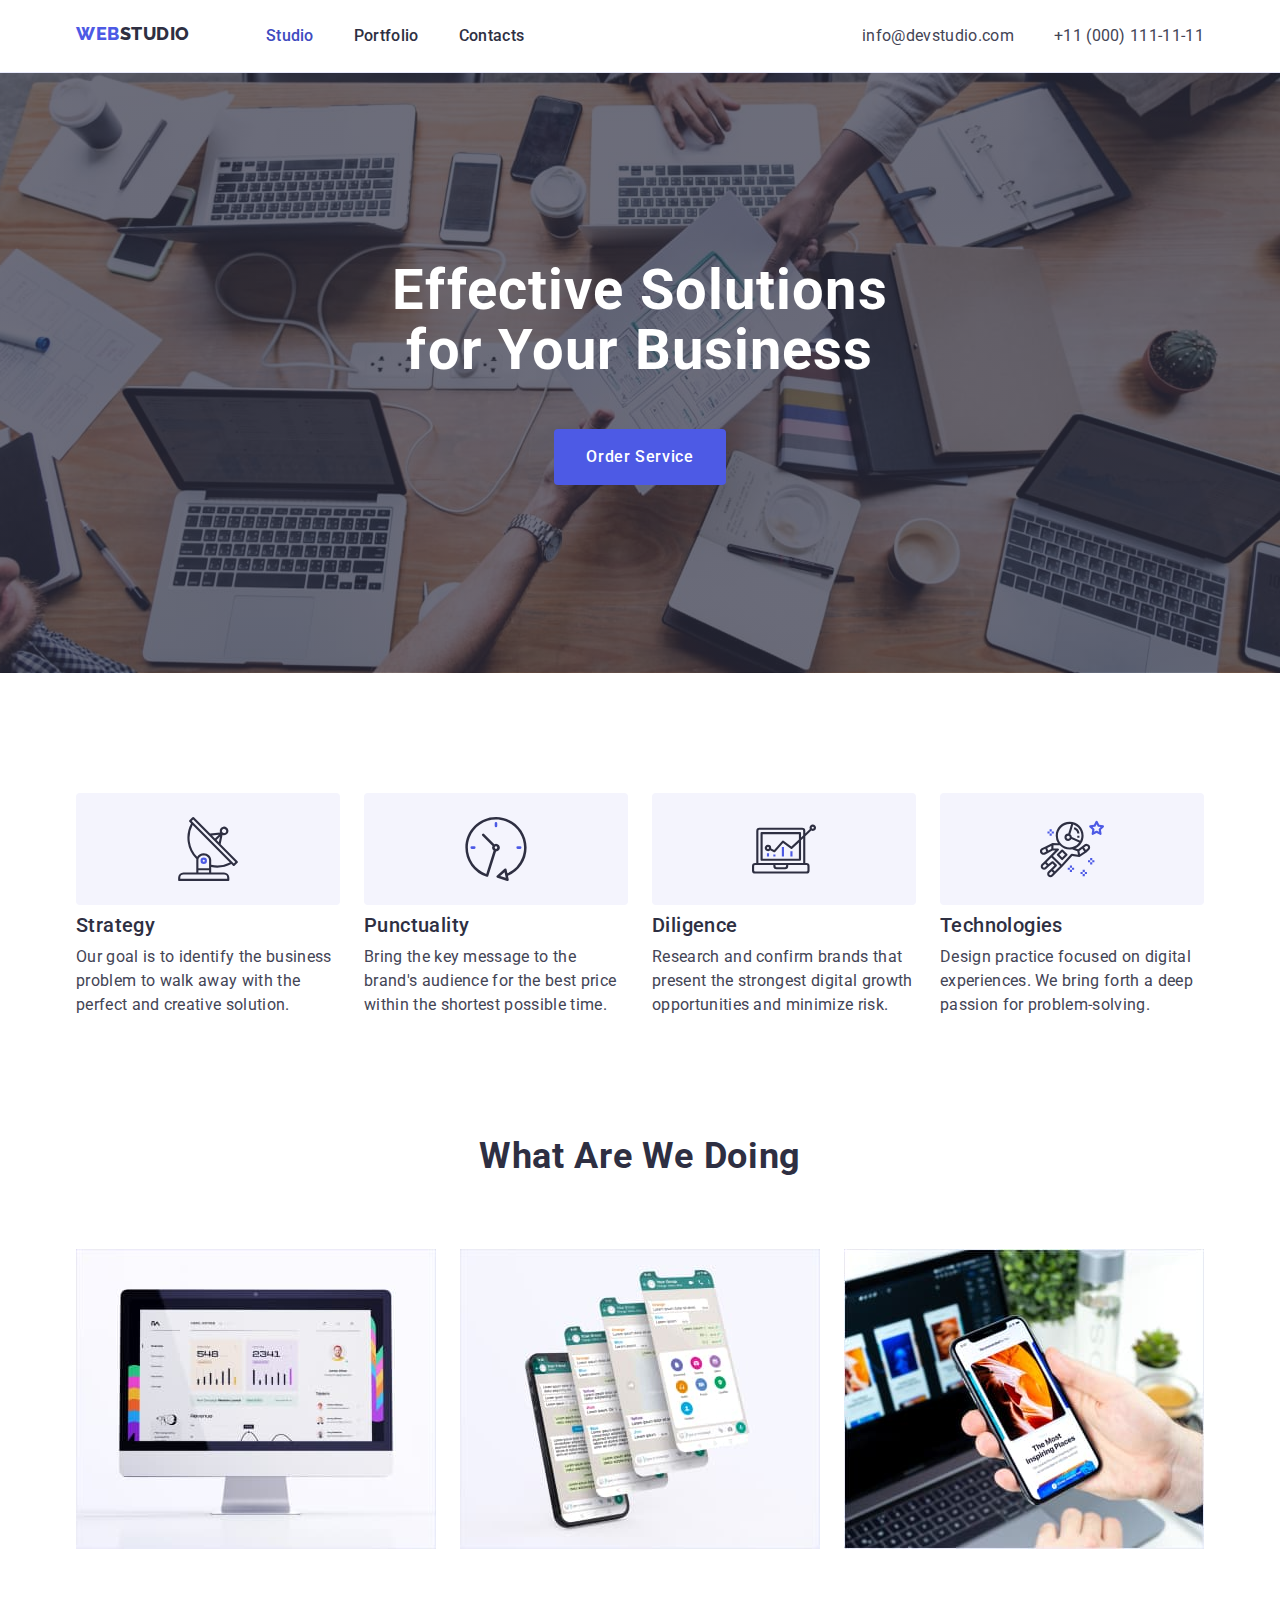
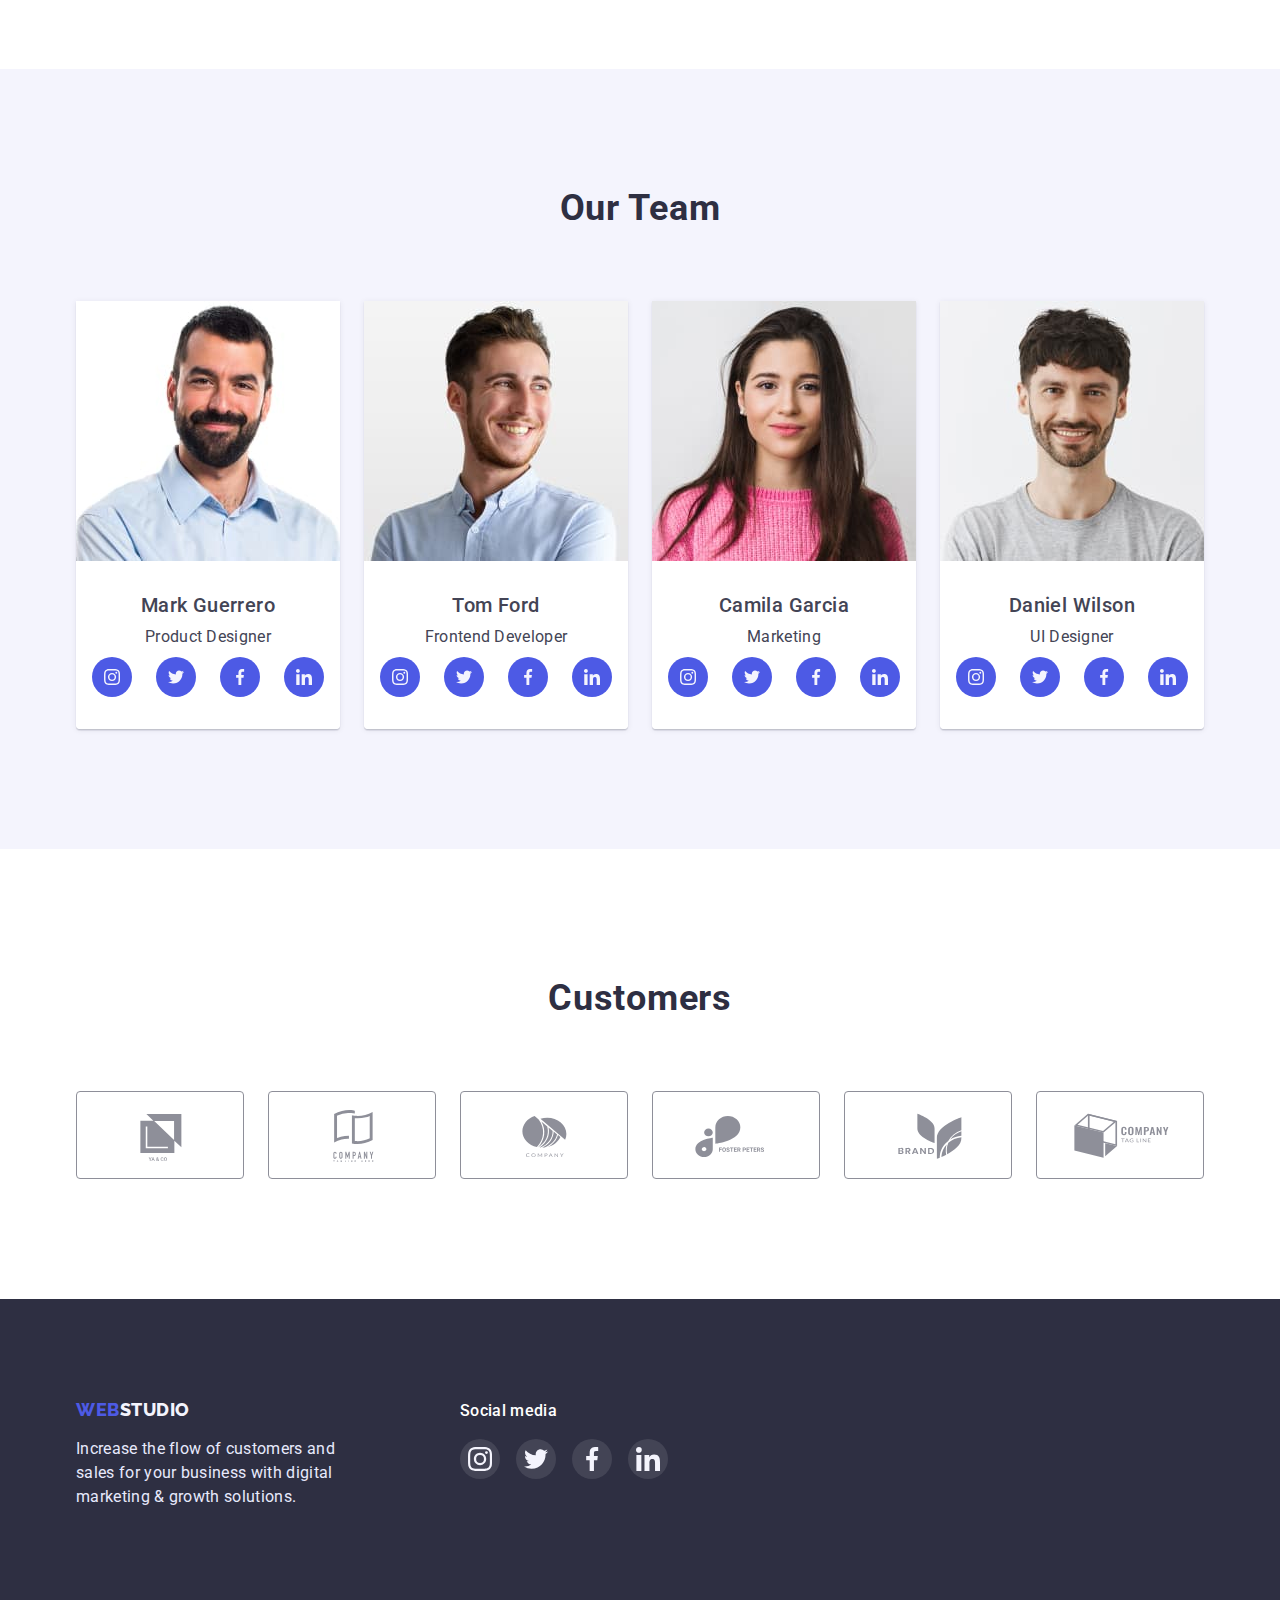
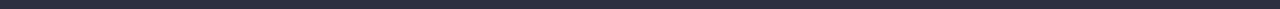
<file: index.html>
<!DOCTYPE html>
<html lang="en">
  <head>
    <meta charset="UTF-8" />
    <meta http-equiv="X-UA-Compatible" content="IE=edge" />
    <meta name="viewport" content="width=device-width, initial-scale=1.0" />
    <title>WebStudio</title>

    <link rel="preconnect" href="https://fonts.googleapis.com" />
    <link rel="preconnect" href="https://fonts.gstatic.com" crossorigin />
    <link href="https://fonts.googleapis.com/css2?family=Raleway:wght@800&family=Roboto:wght@400;500;700&display=swap" rel="stylesheet" />
    <link rel="stylesheet" href="https://cdn.jsdelivr.net/npm/modern-normalize@1.1.0/modern-normalize.min.css" />
    <link rel="stylesheet" href="./css/style.css" />
  </head>
  <body>
    <header class="header-nav">
      <div class="container main-nav">
        <nav class="page-header">
          <a href="./index.html" class="logo"><span class="accent">Web</span>Studio</a>
          <ul class="menu">
            <li class="menu-item">
              <a href="" class="menu-link current">Studio</a>
            </li>
            <li class="menu-item">
              <a href="./portfolio.html" class="menu-link">Portfolio</a>
            </li>
            <li class="menu-item">
              <a href="" class="menu-link">Contacts</a>
            </li>
          </ul>
        </nav>
        <address class="contacts">
          <ul class="contacts-list">
            <li class="contacts-item"><a href="mailto:info@devstudio.com" class="contacts-link">info@devstudio.com</a></li>
            <li class="contacts-item"><a href="tel:+110001111111" class="contacts-link">+11 (000) 111-11-11</a></li>
          </ul>
        </address>
      </div>
    </header>

    <main>
      <!-- Hero -->
      <section class="hero">
        <div class="container">
          <h1 class="hero-title">Effective Solutions for Your Business</h1>
          <button class="btn-hero" type="button">Order Service</button>
        </div>
      </section>

      <!-- Advantages -->
      <section class="section section-position">
        <div class="container">
          <h2 class="visually-hidden">Advantages</h2>
          <ul class="ad-list">
            <li class="section-item">
              <div class="section-item-icons">
                <svg class="decor-icon" width="64" height="64">
                  <use href="./images/icons.svg#icon-antenna"></use>
                </svg>
              </div>
              <h3 class="item-title">Strategy</h3>
              <p>Our goal is to identify the business problem to walk away with the perfect and creative solution.</p>
            </li>

            <li class="section-item">
              <div class="section-item-icons">
                <svg class="decor-icon" width="64" height="64">
                  <use href="./images/icons.svg#icon-clock"></use>
                </svg>
              </div>
              <h3 class="item-title">Punctuality</h3>
              <p>Bring the key message to the brand's audience for the best price within the shortest possible time.</p>
            </li>

            <li class="section-item">
              <div class="section-item-icons">
                <svg class="decor-icon" width="64" height="64">
                  <use href="./images/icons.svg#icon-diagram"></use>
                </svg>
              </div>
              <h3 class="item-title">Diligence</h3>
              <p>Research and confirm brands that present the strongest digital growth opportunities and minimize risk.</p>
            </li>

            <li class="section-item">
              <div class="section-item-icons">
                <svg class="decor-icon" width="64" height="64">
                  <use href="./images/icons.svg#icon-astronaut"></use>
                </svg>
              </div>
              <h3 class="item-title">Technologies</h3>
              <p>Design practice focused on digital experiences. We bring forth a deep passion for problem-solving.</p>
            </li>
          </ul>
        </div>
      </section>

      <!-- Gallery -->
      <section class="section">
        <div class="container">
          <h2 class="section-title">What Are We Doing</h2>
          <ul class="gallery-list">
            <li class="gallery-item">
              <img src="./images/pro1.jpg" alt="computer with opened projectc" width="360" height="300" />
            </li>

            <li class="gallery-item">
              <img src="./images/pro2.jpg" alt="phone application" width="360" height="300" />
            </li>

            <li class="gallery-item">
              <img src="./images/pro3.jpg" alt="mobile version of web page" width="360" height="300" />
            </li>
          </ul>
        </div>
      </section>

      <!-- Our Team Section -->

      <section class="section team-section">
        <div class="container">
          <h2 class="section-title">Our Team</h2>
          <ul class="team-list">
            <li class="team-item">
              <img src="./images/our-team/mark.jpg" alt="Mark Guerrero" width="264" height="260" />
              <div class="team-card">
                <h3 class="team-name">Mark Guerrero</h3>
                <p class="team-position">Product Designer</p>
                <ul class="team-social-list">
                  <li class="team-social-item">
                    <a href="" class="team-social-link" target="_blank" rel="noopener noreferrer nofollow">
                      <svg class="team-social-icon" aria-label="instagram" width="16" height="16">
                        <use href="./images/icons.svg#icon-instagram"></use>
                      </svg>
                    </a>
                  </li>

                  <li class="team-social-item">
                    <a href="" class="team-social-link" target="_blank" rel="noopener noreferrer nofollow">
                      <svg class="team-social-icon" aria-label="twitter" width="16" height="16">
                        <use href="./images/icons.svg#icon-twitter"></use>
                      </svg>
                    </a>
                  </li>

                  <li class="team-social-item">
                    <a href="" class="team-social-link" target="_blank" rel="noopener noreferrer nofollow">
                      <svg class="team-social-icon" aria-label="facebook" width="16" height="16">
                        <use href="./images/icons.svg#icon-facebook"></use>
                      </svg>
                    </a>
                  </li>

                  <li class="team-social-item">
                    <a href="" class="team-social-link" target="_blank" rel="noopener noreferrer nofollow">
                      <svg class="team-social-icon" aria-label="linkedin" width="16" height="16">
                        <use href="./images/icons.svg#icon-linkedin"></use>
                      </svg>
                    </a>
                  </li>
                </ul>
              </div>
            </li>

            <li class="team-item">
              <img src="./images/our-team/tom.jpg" alt="Tom Form" width="264" height="260" />
              <div class="team-card">
                <h3 class="team-name">Tom Ford</h3>
                <p class="team-position">Frontend Developer</p>
                <ul class="team-social-list">
                  <li class="team-social-item">
                    <a href="" class="team-social-link" target="_blank" rel="noopener noreferrer nofollow">
                      <svg class="team-social-icon" aria-label="instagram" width="16" height="16">
                        <use href="./images/icons.svg#icon-instagram"></use>
                      </svg>
                    </a>
                  </li>

                  <li class="team-social-item">
                    <a href="" class="team-social-link" target="_blank" rel="noopener noreferrer nofollow">
                      <svg class="team-social-icon" aria-label="twitter" width="16" height="16">
                        <use href="./images/icons.svg#icon-twitter"></use>
                      </svg>
                    </a>
                  </li>

                  <li class="team-social-item">
                    <a href="" class="team-social-link" target="_blank" rel="noopener noreferrer nofollow">
                      <svg class="team-social-icon" aria-label="facebook" width="16" height="16">
                        <use href="./images/icons.svg#icon-facebook"></use>
                      </svg>
                    </a>
                  </li>

                  <li class="team-social-item">
                    <a href="" class="team-social-link" target="_blank" rel="noopener noreferrer nofollow">
                      <svg class="team-social-icon" aria-label="linkedin" width="16" height="16">
                        <use href="./images/icons.svg#icon-linkedin"></use>
                      </svg>
                    </a>
                  </li>
                </ul>
              </div>
            </li>

            <li class="team-item">
              <img src="./images/our-team/camila.jpg" alt="Camila Garcia" width="264" height="260" />
              <div class="team-card">
                <h3 class="team-name">Camila Garcia</h3>
                <p class="team-position">Marketing</p>
                <ul class="team-social-list">
                  <li class="team-social-item">
                    <a href="" class="team-social-link" target="_blank" rel="noopener noreferrer nofollow">
                      <svg class="team-social-icon" aria-label="instagram" width="16" height="16">
                        <use href="./images/icons.svg#icon-instagram"></use>
                      </svg>
                    </a>
                  </li>

                  <li class="team-social-item">
                    <a href="" class="team-social-link" target="_blank" rel="noopener noreferrer nofollow">
                      <svg class="team-social-icon" aria-label="twitter" width="16" height="16">
                        <use href="./images/icons.svg#icon-twitter"></use>
                      </svg>
                    </a>
                  </li>

                  <li class="team-social-item">
                    <a href="" class="team-social-link" target="_blank" rel="noopener noreferrer nofollow">
                      <svg class="team-social-icon" aria-label="facebook" width="16" height="16">
                        <use href="./images/icons.svg#icon-facebook"></use>
                      </svg>
                    </a>
                  </li>

                  <li class="team-social-item">
                    <a href="" class="team-social-link" target="_blank" rel="noopener noreferrer nofollow">
                      <svg class="team-social-icon" aria-label="linkedin" width="16" height="16">
                        <use href="./images/icons.svg#icon-linkedin"></use>
                      </svg>
                    </a>
                  </li>
                </ul>
              </div>
            </li>

            <li class="team-item">
              <img src="./images/our-team/daniel.jpg" alt="Daniel Wilson" width="264" height="260" />
              <div class="team-card">
                <h3 class="team-name">Daniel Wilson</h3>
                <p class="team-position">UI Designer</p>
                <ul class="team-social-list">
                  <li class="team-social-item">
                    <a href="" class="team-social-link" target="_blank" rel="noopener noreferrer nofollow">
                      <svg class="team-social-icon" aria-label="instagram" width="16" height="16">
                        <use href="./images/icons.svg#icon-instagram"></use>
                      </svg>
                    </a>
                  </li>

                  <li class="team-social-item">
                    <a href="" class="team-social-link" target="_blank" rel="noopener noreferrer nofollow">
                      <svg class="team-social-icon" aria-label="twitter" width="16" height="16">
                        <use href="./images/icons.svg#icon-twitter"></use>
                      </svg>
                    </a>
                  </li>

                  <li class="team-social-item">
                    <a href="" class="team-social-link" target="_blank" rel="noopener noreferrer nofollow">
                      <svg class="team-social-icon" aria-label="facebook" width="16" height="16">
                        <use href="./images/icons.svg#icon-facebook"></use>
                      </svg>
                    </a>
                  </li>

                  <li class="team-social-item">
                    <a href="" class="team-social-link" target="_blank" rel="noopener noreferrer nofollow">
                      <svg class="team-social-icon" aria-label="linkedin" width="16" height="16">
                        <use href="./images/icons.svg#icon-linkedin"></use>
                      </svg>
                    </a>
                  </li>
                </ul>
              </div>
            </li>
          </ul>
        </div>
      </section>

      <!-- Customers Section -->

      <section class="customers">
        <div class="container">
          <h2 class="customers-title">Customers</h2>
          <ul class="customets-list">
            <li class="customers-item">
              <a href="" class="customers-link" target="_blank" rel="noopener noreferrer nofollow">
                <svg class="customers-icons" width="104" height="56">
                  <use href="./images/icons.svg#icon-customer1"></use>
                </svg>
              </a>
            </li>

            <li class="customers-item">
              <a href="" class="customers-link" target="_blank" rel="noopener noreferrer nofollow">
                <svg class="customers-icons" width="104" height="56">
                  <use href="./images/icons.svg#icon-customer2"></use>
                </svg>
              </a>
            </li>

            <li class="customers-item">
              <a href="" class="customers-link" target="_blank" rel="noopener noreferrer nofollow">
                <svg class="customers-icons" width="104" height="56">
                  <use href="./images/icons.svg#icon-customer3"></use>
                </svg>
              </a>
            </li>

            <li class="customers-item">
              <a href="" class="customers-link" target="_blank" rel="noopener noreferrer nofollow">
                <svg class="customers-icons" width="104" height="56">
                  <use href="./images/icons.svg#icon-customer4"></use>
                </svg>
              </a>
            </li>

            <li class="customers-item">
              <a href="" class="customers-link" target="_blank" rel="noopener noreferrer nofollow">
                <svg class="customers-icons" width="104" height="56">
                  <use href="./images/icons.svg#icon-customer5"></use>
                </svg>
              </a>
            </li>

            <li class="customers-item">
              <a href="" class="customers-link" target="_blank" rel="noopener noreferrer nofollow">
                <svg class="customers-icons" width="104" height="56">
                  <use href="./images/icons.svg#icon-customer6"></use>
                </svg>
              </a>
            </li>
          </ul>
        </div>
      </section>
    </main>

    <!-- Footer -->
    <footer class="footer-main">
      <div class="container footer-wrapper">
        <div class="footer-logo-part">
          <a href="./index.html" class="logo footer-logo"><span class="accent">Web</span>Studio</a>
          <p class="footer-text">Increase the flow of customers and sales for your business with digital marketing & growth solutions.</p>
        </div>

        <div class="footer-social-part">
          <h2 class="footer-social-title">Social media</h2>
          <ul class="footer-social-list">
            <li class="footer-social-item">
              <a href="" class="footer-social-link" target="_blank" rel="noopener noreferrer nofollow">
                <svg class="footer-social-icons" aria-label="instagram" width="24" height="24">
                  <use href="./images/icons.svg#icon-instagram"></use>
                </svg>
              </a>
            </li>

            <li class="footer-social-item">
              <a href="" class="footer-social-link" target="_blank" rel="noopener noreferrer nofollow">
                <svg class="footer-social-icons" aria-label="twitter" width="24" height="24">
                  <use href="./images/icons.svg#icon-twitter"></use>
                </svg>
              </a>
            </li>

            <li class="footer-social-item">
              <a href="" class="footer-social-link" target="_blank" rel="noopener noreferrer nofollow">
                <svg class="footer-social-icons" aria-label="facebook" width="24" height="24">
                  <use href="./images/icons.svg#icon-facebook"></use>
                </svg>
              </a>
            </li>

            <li class="footer-social-item">
              <a href="" class="footer-social-link" target="_blank" rel="noopener noreferrer nofollow">
                <svg class="footer-social-icons" aria-label="linkedin" width="24" height="24">
                  <use href="./images/icons.svg#icon-linkedin"></use>
                </svg>
              </a>
            </li>
          </ul>
        </div>
      </div>
    </footer>
  </body>
</html>
</file>
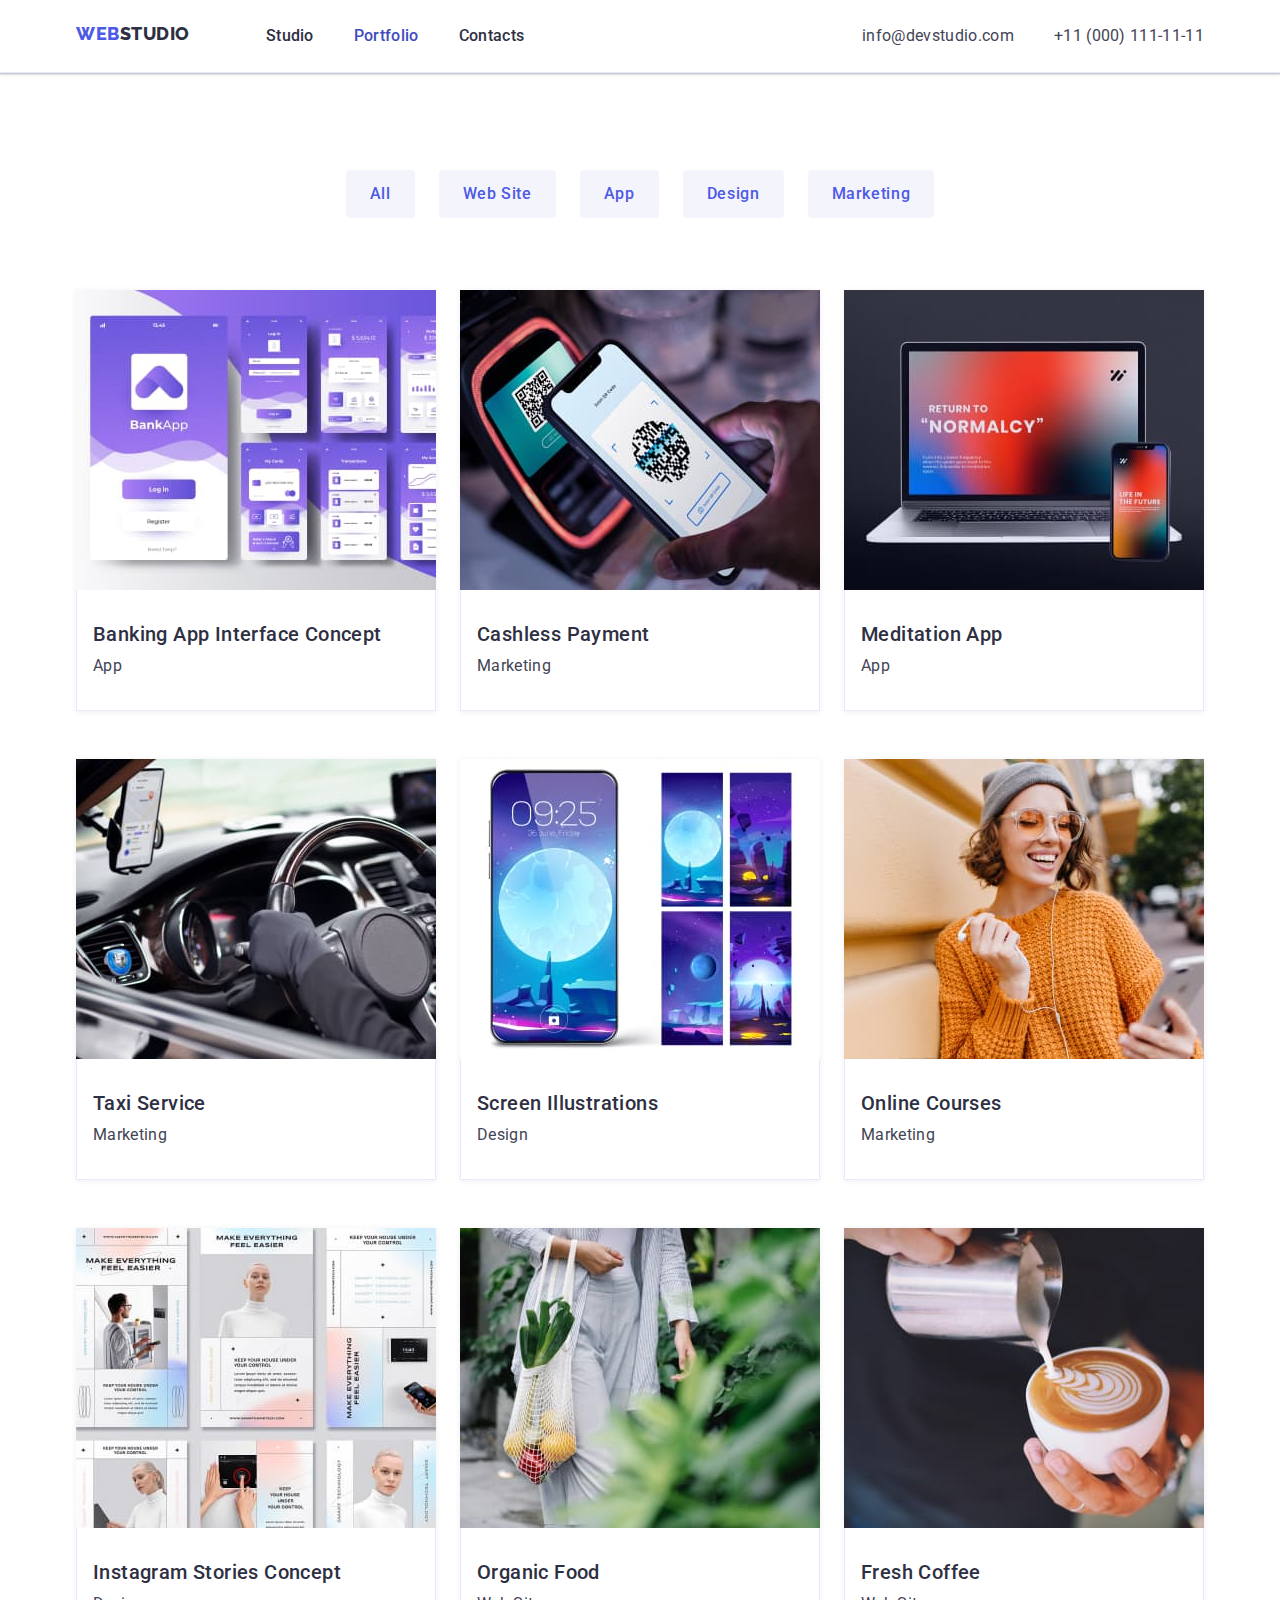
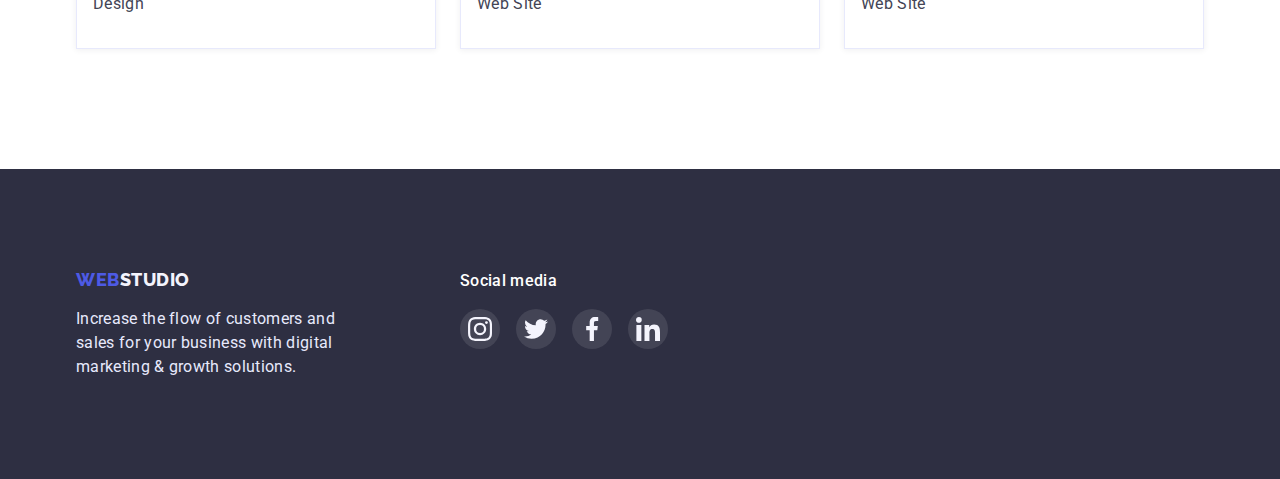
<file: portfolio.html>
<!DOCTYPE html>
<html lang="en">
  <head>
    <meta charset="UTF-8" />
    <meta http-equiv="X-UA-Compatible" content="IE=edge" />
    <meta name="viewport" content="width=device-width, initial-scale=1.0" />
    <title>WebStudio</title>

    <link rel="preconnect" href="https://fonts.googleapis.com" />
    <link rel="preconnect" href="https://fonts.gstatic.com" crossorigin />
    <link href="https://fonts.googleapis.com/css2?family=Raleway:wght@800&family=Roboto:wght@400;500;700&display=swap" rel="stylesheet" />
    <link rel="stylesheet" href="https://cdnjs.cloudflare.com/ajax/libs/modern-normalize/1.1.0/modern-normalize.min.css" />
    <link rel="stylesheet" href="./css/style.css" />
  </head>
  <body>
    <header class="header-nav">
      <div class="container main-nav">
        <nav class="page-header">
          <a href="./index.html" class="logo"><span class="accent">Web</span>Studio</a>
          <ul class="menu">
            <li class="menu-item">
              <a href="./index.html" class="menu-link">Studio</a>
            </li>
            <li class="menu-item">
              <a href="" class="menu-link current">Portfolio</a>
            </li>
            <li class="menu-item">
              <a href="" class="menu-link">Contacts</a>
            </li>
          </ul>
        </nav>
        <address class="contacts">
          <ul class="contacts-list">
            <li class="contacts-item"><a href="mailto:info@devstudio.com" class="contacts-link">info@devstudio.com</a></li>
            <li class="contacts-item"><a href="tel:+110001111111" class="contacts-link">+11 (000) 111-11-11</a></li>
          </ul>
        </address>
      </div>
    </header>
    <!-- filter -->
    <main>
      <section class="main-section">
        <div class="container">
          <h1 class="visually-hidden">Filter</h1>
          <ul class="filter-list">
            <li class="filter-item">
              <button class="filter-btn" type="button">All</button>
            </li>

            <li class="filter-item">
              <button class="filter-btn" type="button">Web Site</button>
            </li>

            <li class="filter-item">
              <button class="filter-btn" type="button">App</button>
            </li>

            <li class="filter-item">
              <button class="filter-btn" type="button">Design</button>
            </li>

            <li class="filter-item">
              <button class="filter-btn" type="button">Marketing</button>
            </li>
          </ul>
        </div>

        <!-- portfolio -->

        <div class="container">
          <ul class="portfolio-list">
            <li class="portfolio-item">
              <a href="" class="card" target="_blank" rel="noopener noreferrer nofollow"
                ><img src="./images/portfolio/banking.jpg" alt="Banking app interface" width="360" height="300" />
                <div class="card-window">
                  <h2 class="portfolio-title">Banking App Interface Concept</h2>
                  <p class="types">App</p>
                </div>
              </a>
            </li>
            <li class="portfolio-item">
              <a href="" class="card" target="_blank" rel="noopener noreferrer nofollow"
                ><img src="./images/portfolio/cashless.jpg" alt="Cashless payment" width="360" height="300" />
                <div class="card-window">
                  <h2 class="portfolio-title">Cashless Payment</h2>
                  <p class="types">Marketing</p>
                </div>
              </a>
            </li>
            <li class="portfolio-item">
              <a href="" class="card" target="_blank" rel="noopener noreferrer nofollow"
                ><img src="./images/portfolio/meditation-app.jpg" alt="Meditation app" width="360" height="300" />
                <div class="card-window">
                  <h2 class="portfolio-title">Meditation App</h2>
                  <p class="types">App</p>
                </div>
              </a>
            </li>
            <li class="portfolio-item">
              <a href="" class="card" target="_blank" rel="noopener noreferrer nofollow"
                ><img src="./images/portfolio/taxi-service.jpg" alt="Taxi Service" width="360" height="300" />
                <div class="card-window">
                  <h2 class="portfolio-title">Taxi Service</h2>
                  <p class="types">Marketing</p>
                </div>
              </a>
            </li>

            <li class="portfolio-item">
              <a href="" class="card" target="_blank" rel="noopener noreferrer nofollow"
                ><img src="./images/portfolio/screen-illustr.jpg" alt="Screen Illustrations" width="360" height="300" />
                <div class="card-window">
                  <h2 class="portfolio-title">Screen Illustrations</h2>
                  <p class="types">Design</p>
                </div>
              </a>
            </li>

            <li class="portfolio-item">
              <a href="" class="card" target="_blank" rel="noopener noreferrer nofollow"
                ><img src="./images/portfolio/online-courses.jpg" alt="Online Courses" width="360" height="300" />
                <div class="card-window">
                  <h2 class="portfolio-title">Online Courses</h2>
                  <p class="types">Marketing</p>
                </div>
              </a>
            </li>

            <li class="portfolio-item">
              <a href="" class="card" target="_blank" rel="noopener noreferrer nofollow"
                ><img src="./images/portfolio/instagram-stories.jpg" alt="Instagram stories concept" width="360" height="300" />
                <div class="card-window">
                  <h2 class="portfolio-title">Instagram Stories Concept</h2>
                  <p class="types">Design</p>
                </div>
              </a>
            </li>

            <li class="portfolio-item">
              <a href="" class="card" target="_blank" rel="noopener noreferrer nofollow"
                ><img src="./images/portfolio/organic-food.jpg" alt="Organic food" width="360" height="300" />
                <div class="card-window">
                  <h2 class="portfolio-title">Organic Food</h2>
                  <p class="types">Web Site</p>
                </div>
              </a>
            </li>

            <li class="portfolio-item">
              <a href="" class="card" target="_blank" rel="noopener noreferrer nofollow"
                ><img src="./images/portfolio/fresh-coffee.jpg" alt="Fresh coffee" width="360" height="300" />
                <div class="card-window">
                  <h2 class="portfolio-title">Fresh Coffee</h2>
                  <p class="types">Web Site</p>
                </div>
              </a>
            </li>
          </ul>
        </div>
      </section>
    </main>
    <!-- footer -->
    <footer class="footer-main">
      <div class="container footer-wrapper">
        <div class="footer-logo-part">
          <a href="./index.html" class="logo footer-logo"><span class="accent">Web</span>Studio</a>
          <p class="footer-text">Increase the flow of customers and sales for your business with digital marketing & growth solutions.</p>
        </div>

        <div class="footer-social-part">
          <h2 class="footer-social-title">Social media</h2>
          <ul class="footer-social-list">
            <li class="footer-social-item">
              <a href="" class="footer-social-link" target="_blank" rel="noopener noreferrer nofollow">
                <svg class="footer-social-icons" aria-label="instagram" width="24" height="24">
                  <use href="./images/icons.svg#icon-instagram"></use>
                </svg>
              </a>
            </li>

            <li class="footer-social-item">
              <a href="" class="footer-social-link" target="_blank" rel="noopener noreferrer nofollow">
                <svg class="footer-social-icons" aria-label="twitter" width="24" height="24">
                  <use href="./images/icons.svg#icon-twitter"></use>
                </svg>
              </a>
            </li>

            <li class="footer-social-item">
              <a href="" class="footer-social-link" target="_blank" rel="noopener noreferrer nofollow">
                <svg class="footer-social-icons" aria-label="facebook" width="24" height="24">
                  <use href="./images/icons.svg#icon-facebook"></use>
                </svg>
              </a>
            </li>

            <li class="footer-social-item">
              <a href="" class="footer-social-link" target="_blank" rel="noopener noreferrer nofollow">
                <svg class="footer-social-icons" aria-label="linkedin" width="24" height="24">
                  <use href="./images/icons.svg#icon-linkedin"></use>
                </svg>
              </a>
            </li>
          </ul>
        </div>
      </div>
    </footer>
  </body>
</html>
</file>
<file: css/style.css>
body {
  background-color: var(--btn-hero-color);
  color: var(--primary-text-color);
  font-family: 'Roboto', sans-serif;
  font-size: 16px;
  line-height: 1.5;
  letter-spacing: 0.02em;
}

img {
  display: block;
}

:root {
  --primary-text-color: #434455;
  --secondary-text-color: #2e2f42;
  --logo-color: #4d5ae5;
  --items-active-color: #404bbf;
  --btn-bg-color: #4d5ae5;
  --btn-hero-color: #ffffff;
  --btn-hover-color: #404bbf;
  --team-section-color: #f4f4fd;
  --footer-text-color: #e7e9fc;
  --topline-bg-color: #e7e9fc;
  --filter-hover-color: #e7e9fc;
  --border-card-portfolio-color: #e7e9fc;
  --customers-icon-color: #8e8f99;
  --footer-social-bg: rgba(255, 255, 255, 0.1);
  --footer-social-hover-color: #31d0aa;
}

.visually-hidden {
  position: absolute;
  white-space: nowrap;
  width: 1px;
  height: 1px;
  overflow: hidden;
  border: 0;
  padding: 0;
  clip: rect(0 0 0 0);
  clip-path: inset(50%);
  margin: -1px;
}

.container {
  margin-left: auto;
  margin-right: auto;
  padding-left: 15px;
  padding-right: 15px;
  width: 1158px;
}

.section {
  padding-top: 120px;
  padding-bottom: 120px;
}

/* ======= Index.html =========== */

/* ======== Header ============== */

.header-nav {
  border-bottom: 1px solid var(--topline-bg-color);
  box-shadow: 0px 2px 1px rgba(46, 47, 66, 0.08), 0px 1px 1px rgba(46, 47, 66, 0.16), 0px 1px 6px rgba(46, 47, 66, 0.08);
}

.logo {
  display: block;
  padding-top: 24px;
  padding-bottom: 24px;

  color: var(--secondary-text-color);
  font-family: 'Raleway', sans-serif;
  font-weight: 800;
  font-size: 18px;
  line-height: 1.16;
  letter-spacing: 0.03em;
  text-transform: uppercase;

  text-decoration: none;
}

.logo .accent {
  color: var(--logo-color);
}

.menu {
  display: flex;
  padding: 0;
  margin-top: 0;
  margin-bottom: 0;
  margin-left: 76px;
  list-style: none;
}

.menu > .menu-item:not(:last-child) {
  margin-right: 40px;
}

.menu-item .menu-link {
  color: var(--secondary-text-color);
  font-weight: 500;
  display: block;
  padding-top: 24px;
  padding-bottom: 24px;

  text-decoration: none;
}

.menu .menu-link:hover,
.menu .menu-link:focus {
  color: var(--logo-color);
}

.menu .menu-link:active {
  color: var(--logo-color);
}

.menu-link.current {
  color: var(--items-active-color);
}

.main-nav {
  display: flex;
  align-items: center;
}

.page-header {
  display: flex;
}

/* ============ Address ========== */

.contacts {
  display: flex;
  margin-left: auto;
}

.contacts > .contacts-list {
  display: flex;
  margin-top: 0;
  margin-bottom: 0;
  padding-left: 0;
  list-style: none;
}

.contacts-item > .contacts-link {
  display: block;
  padding-top: 24px;
  padding-bottom: 24px;

  color: var(--primary-text-color);
  font-style: normal;
  text-decoration: none;
}

.contacts-item > .contacts-link:hover,
.contacts-item > .contacts-link:focus {
  color: var(--logo-color);
}

.contacts-item > .contacts-link:active {
  color: var(--logo-color);
}

.contacts-list .contacts-item:not(:first-child) {
  margin-left: 40px;
}

/* ================= HERO ==================== */

.hero {
  text-align: center;
  padding-top: 188px;
  padding-bottom: 188px;
  margin-left: auto;
  margin-right: auto;
  background-image: linear-gradient(rgba(46, 47, 66, 0.7), rgba(46, 47, 66, 0.7)), url('../images/hero.jpg');
  background-repeat: no-repeat;
  background-position: center;
  background-size: cover;
  max-width: 1440px;
}

.container > .hero-title {
  margin-top: 0;
  margin-bottom: 48px;
  margin-left: auto;
  margin-right: auto;
  width: 506px;
  padding-right: 5px;
  padding-left: 5px;

  color: var(--btn-hero-color);
  font-size: 56px;
  line-height: 1.07;
  letter-spacing: 0.02em;
}

.btn-hero {
  border: none;
  padding: 16px 32px;
  border-radius: 4px;
  min-width: 169px;

  background-color: var(--btn-bg-color);
  color: var(--btn-hero-color);
  font-family: 'Roboto', sans-serif;
  font-weight: 500;
  font-size: 16px;
  line-height: 1.5;
  letter-spacing: 0.04em;

  cursor: pointer;
}

.btn-hero:hover,
.btn-hero:focus {
  background-color: var(--btn-hover-color);
}

/* ============= Advantages =============== */

.section.section-position {
  padding-bottom: 0;
}

.ad-list {
  display: flex;
  margin-top: 0;
  margin-bottom: 0;

  padding-left: 0;
  list-style: none;
}

.ad-list > .section-item:not(:last-child) {
  margin-right: 24px;
}

.section-item {
  flex-basis: calc((100% - 72px) / 4);
}

.section-item-icons {
  display: flex;
  justify-content: center;
  align-items: center;
  margin-bottom: 8px;
  height: 112px;

  border-radius: 4px;
  background-color: var(--team-section-color);
}

.ad-list p {
  margin-top: 0;
  margin-bottom: 0;
}

.section-item > .item-title {
  margin-top: 0;
  margin-bottom: 8px;

  color: var(--secondary-text-color);
  font-weight: 500;
  font-size: 20px;
  line-height: 1.2;
  letter-spacing: 0.02em;
}

/* ============ Gallery ============ */

.section-title {
  margin-top: 0;
  margin-bottom: 72px;
  color: var(--secondary-text-color);
  font-size: 36px;
  line-height: 1.11;
  text-align: center;
  letter-spacing: 0.02em;
  text-transform: capitalize;
}

.gallery-list {
  display: flex;
  flex-wrap: wrap;
  gap: 24px;
  margin: 0;
  padding: 0;
  list-style: none;
}

.gallery-list > .gallery-item {
  flex-basis: calc((100% - 48px) / 3);
}

.team-card p {
  margin-top: 0;
  margin-bottom: 0;
}

/* ============ Our Team ============= */

.section.team-section {
  background-color: var(--team-section-color);
}

.team-list {
  display: flex;
  flex-wrap: wrap;
  gap: 24px;
  margin: 0;
  padding: 0;
  list-style: none;
}

.team-list > .team-item {
  flex-basis: calc((100% - 72px) / 4);
  border-radius: 0px 0px 4px 4px;
  box-shadow: 0px 1px 6px rgba(46, 47, 66, 0.08), 0px 1px 1px rgba(46, 47, 66, 0.16), 0px 2px 1px rgba(46, 47, 66, 0.08);
}

.team-name {
  margin-top: 0;
  margin-bottom: 8px;
  font-weight: 500;
  font-size: 20px;
  line-height: 1.2;
  letter-spacing: 0.02em;
}

.team-card .team-position {
  margin-top: 0;
  margin-bottom: 8px;
}

.team-card {
  padding: 32px 16px;
  background-color: var(--btn-hero-color);
  text-align: center;
  border-radius: 0px 0px 4px 4px;
}

.team-social-list {
  display: flex;
  justify-content: center;
  align-items: center;
  list-style: none;
  padding-left: 0;
  gap: 24px;
}

.team-social-link {
  display: flex;
  justify-content: center;
  align-items: center;
  width: 40px;
  height: 40px;
  border-radius: 50%;
  background-color: var(--btn-bg-color);
}

.team-social-link:hover,
.team-social-link:focus {
  background-color: var(--items-active-color);
}

.team-social-icon {
  fill: var(--team-section-color);
}

/* ==================== Customers =================== */

.customers {
  padding-top: 130px;
  padding-bottom: 120px;
}

.customers-title {
  margin-top: 0;
  margin-bottom: 72px;

  font-size: 36px;
  line-height: 1.11;
  text-align: center;
  letter-spacing: 0.02em;
  text-transform: capitalize;
  color: var(--secondary-text-color);
}

.customets-list {
  display: flex;
  justify-content: center;
  align-items: center;
  gap: 24px;

  padding-left: 0;
  margin-top: 0;
  margin-bottom: 0;
  list-style: none;
}

.customers-link {
  display: flex;
  justify-content: center;
  align-items: center;
  width: 168px;
  height: 88px;
  border: 1px solid var(--customers-icon-color);
  border-radius: 4px;
}

.customers-link:hover,
.customers-link:focus {
  border: 1px solid var(--btn-hover-color);
}

.customers-icons {
  fill: var(--customers-icon-color);
}

.customers-link:hover .customers-icons,
.customers-link:focus .customers-icons {
  fill: var(--btn-hover-color);
}

/* ======================= Footer =================== */

.footer-main {
  background-color: var(--secondary-text-color);
  padding-top: 100px;
  padding-bottom: 100px;
}

.footer-wrapper {
  display: flex;
  align-items: baseline;
}

.footer-wrapper > .footer-logo-part {
  width: 264px;
  margin-right: 120px;
}

.logo.footer-logo {
  padding-top: 0;
  padding-bottom: 0;
  margin-bottom: 16px;
  color: var(--team-section-color);
}

.footer-text {
  margin-top: 0;
  margin-bottom: 0;
  color: var(--footer-text-color);
}

/* Footer Social Part */

.footer-social-part > .footer-social-title {
  margin-top: 0;
  margin-bottom: 16px;

  font-weight: 500;
  font-size: 16px;
  line-height: 1.5;
  letter-spacing: 0.02em;
  color: var(--btn-hero-color);
}

.footer-social-part > .footer-social-list {
  display: flex;
  justify-content: flex-start;
  align-items: center;
  gap: 16px;
  margin-top: 0;
  margin-bottom: 0;
  padding-left: 0;
  list-style: none;
}

.footer-social-item > .footer-social-link {
  display: flex;
  justify-content: center;
  align-items: center;

  width: 40px;
  height: 40px;

  background-color: var(--footer-social-bg);
  border-radius: 50%;
}

.footer-social-link:hover,
.footer-social-link:focus {
  background-color: var(--footer-social-hover-color);
}

.footer-social-link > .footer-social-icons {
  fill: var(--team-section-color);
}

/*=========== Portfolio.html ================= */

/* ================= Filter ===================*/

.filter-list {
  display: flex;
  justify-content: center;
  margin-top: 0;
  margin-bottom: 72px;
  padding-left: 0;
  list-style: none;
}

.filter-btn {
  padding: 12px 24px;
  border: none;
  border-radius: 4px;

  background-color: var(--team-section-color);
  color: var(--btn-bg-color);
  font-family: 'Roboto', sans-serif;
  font-weight: 500;
  font-size: 16px;
  line-height: 1.5;
  text-align: center;
  letter-spacing: 0.04em;

  cursor: pointer;
}

.filter-btn:hover,
.filter-btn:focus {
  background-color: var(--btn-bg-color);
  color: var(--btn-hero-color);
  box-shadow: 0px 3px 1px rgba(0, 0, 0, 0.1), 0px 2px 1px rgba(0, 0, 0, 0.08), 0px 2px 2px rgba(0, 0, 0, 0.12);
}

.filter-list > .filter-item:not(:last-child) {
  margin-right: 24px;
}

/* ============= Portfolio list ============= */

.main-section {
  padding-top: 97px;
  padding-bottom: 120px;
}

.container > .portfolio-list {
  display: flex;
  flex-wrap: wrap;
  gap: 48px 24px;
  margin-top: 0;
  margin-bottom: 0;
  padding-left: 0;
  list-style: none;
}

.portfolio-list > .portfolio-item {
  flex-basis: calc((100% - 48px) / 3);
}

.card {
  box-shadow: 0px 1px 6px rgba(46, 47, 66, 0.08);
}

.card:hover,
.card:focus {
  box-shadow: 0px 1px 6px rgba(46, 47, 66, 0.08), 0px 1px 1px rgba(46, 47, 66, 0.16), 0px 2px 1px rgba(46, 47, 66, 0.08);
}

.card > .card-window {
  padding: 32px 16px;
  border: 1px solid var(--border-card-portfolio-color);
  border-top: none;
}

.card-window > .portfolio-title {
  margin-top: 0;
  margin-bottom: 8px;

  color: var(--secondary-text-color);
  font-weight: 500;
  font-size: 20px;
  line-height: 1.2;
  letter-spacing: 0.02em;
}

.card-window > .types {
  margin-top: 0;
  margin-bottom: 0;

  color: var(--primary-text-color);
}

.portfolio-item > .card {
  display: block;
  text-decoration: none;
}
</file>
